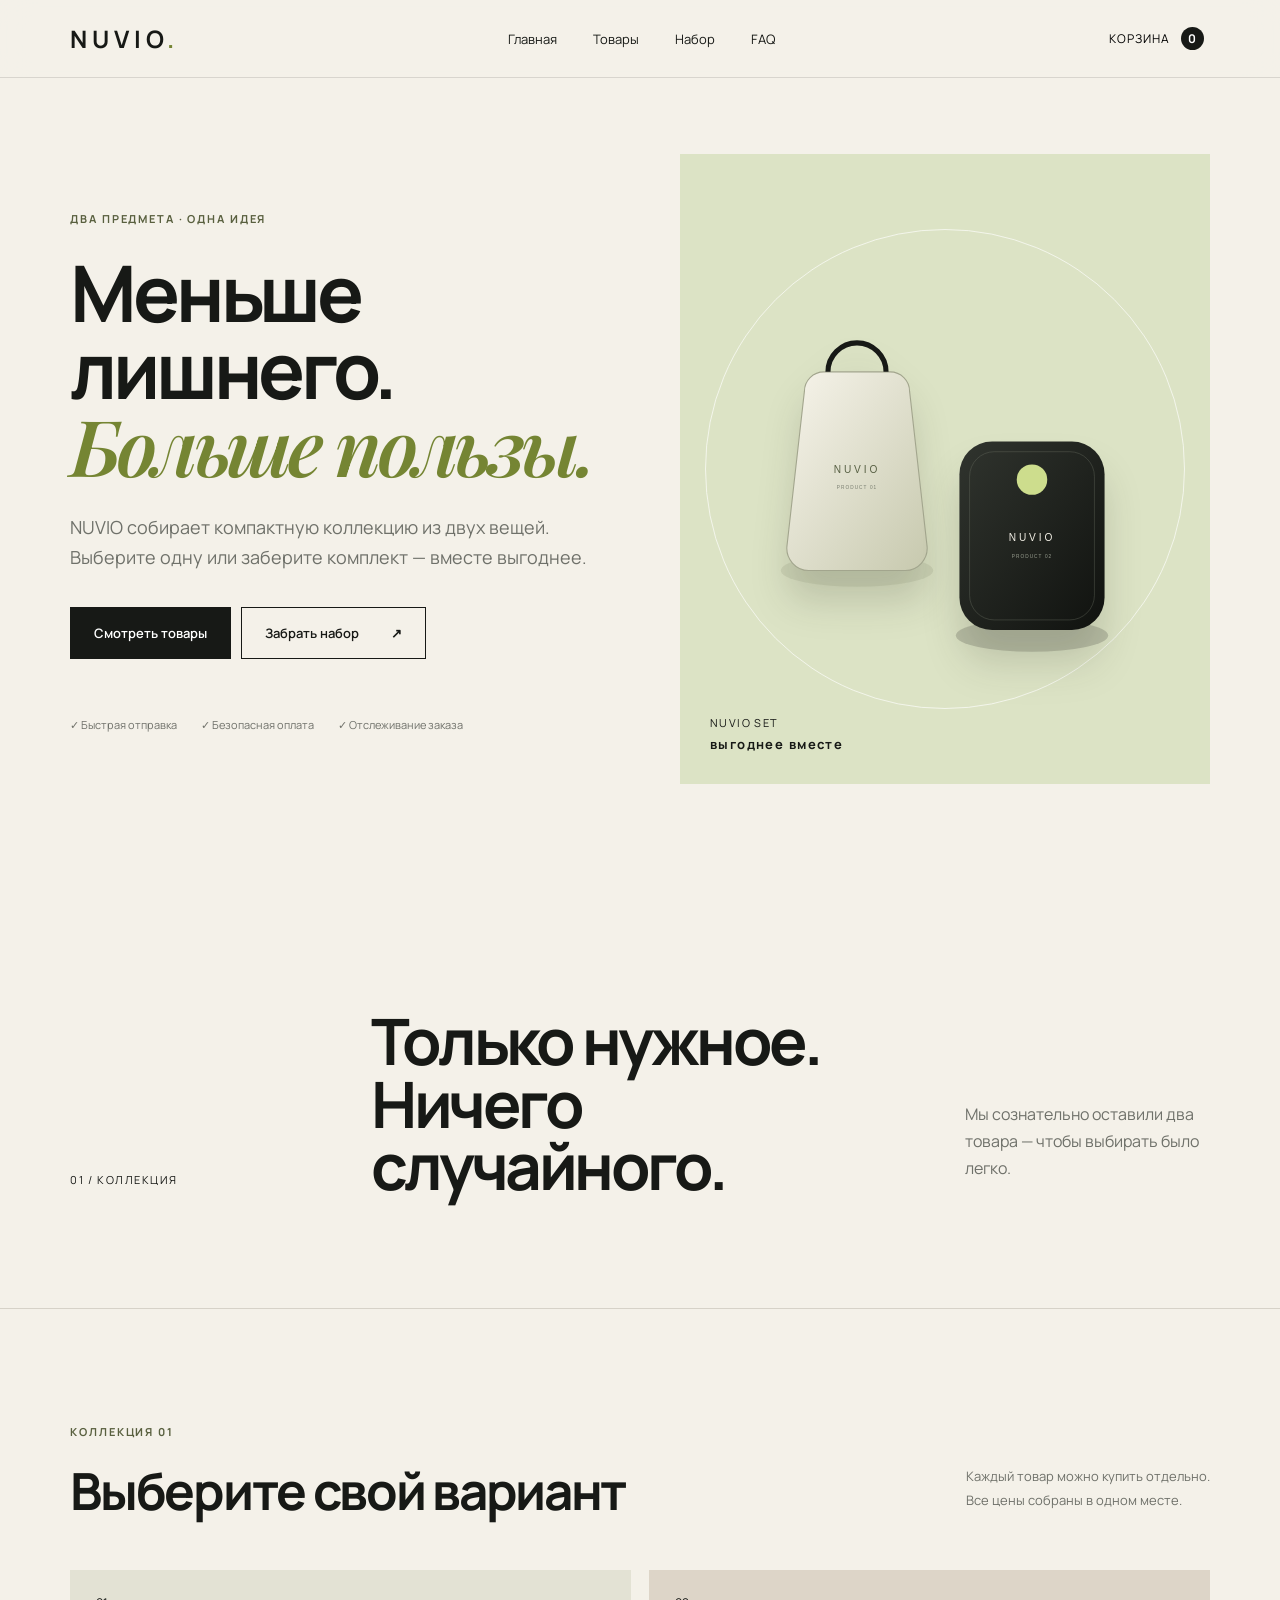
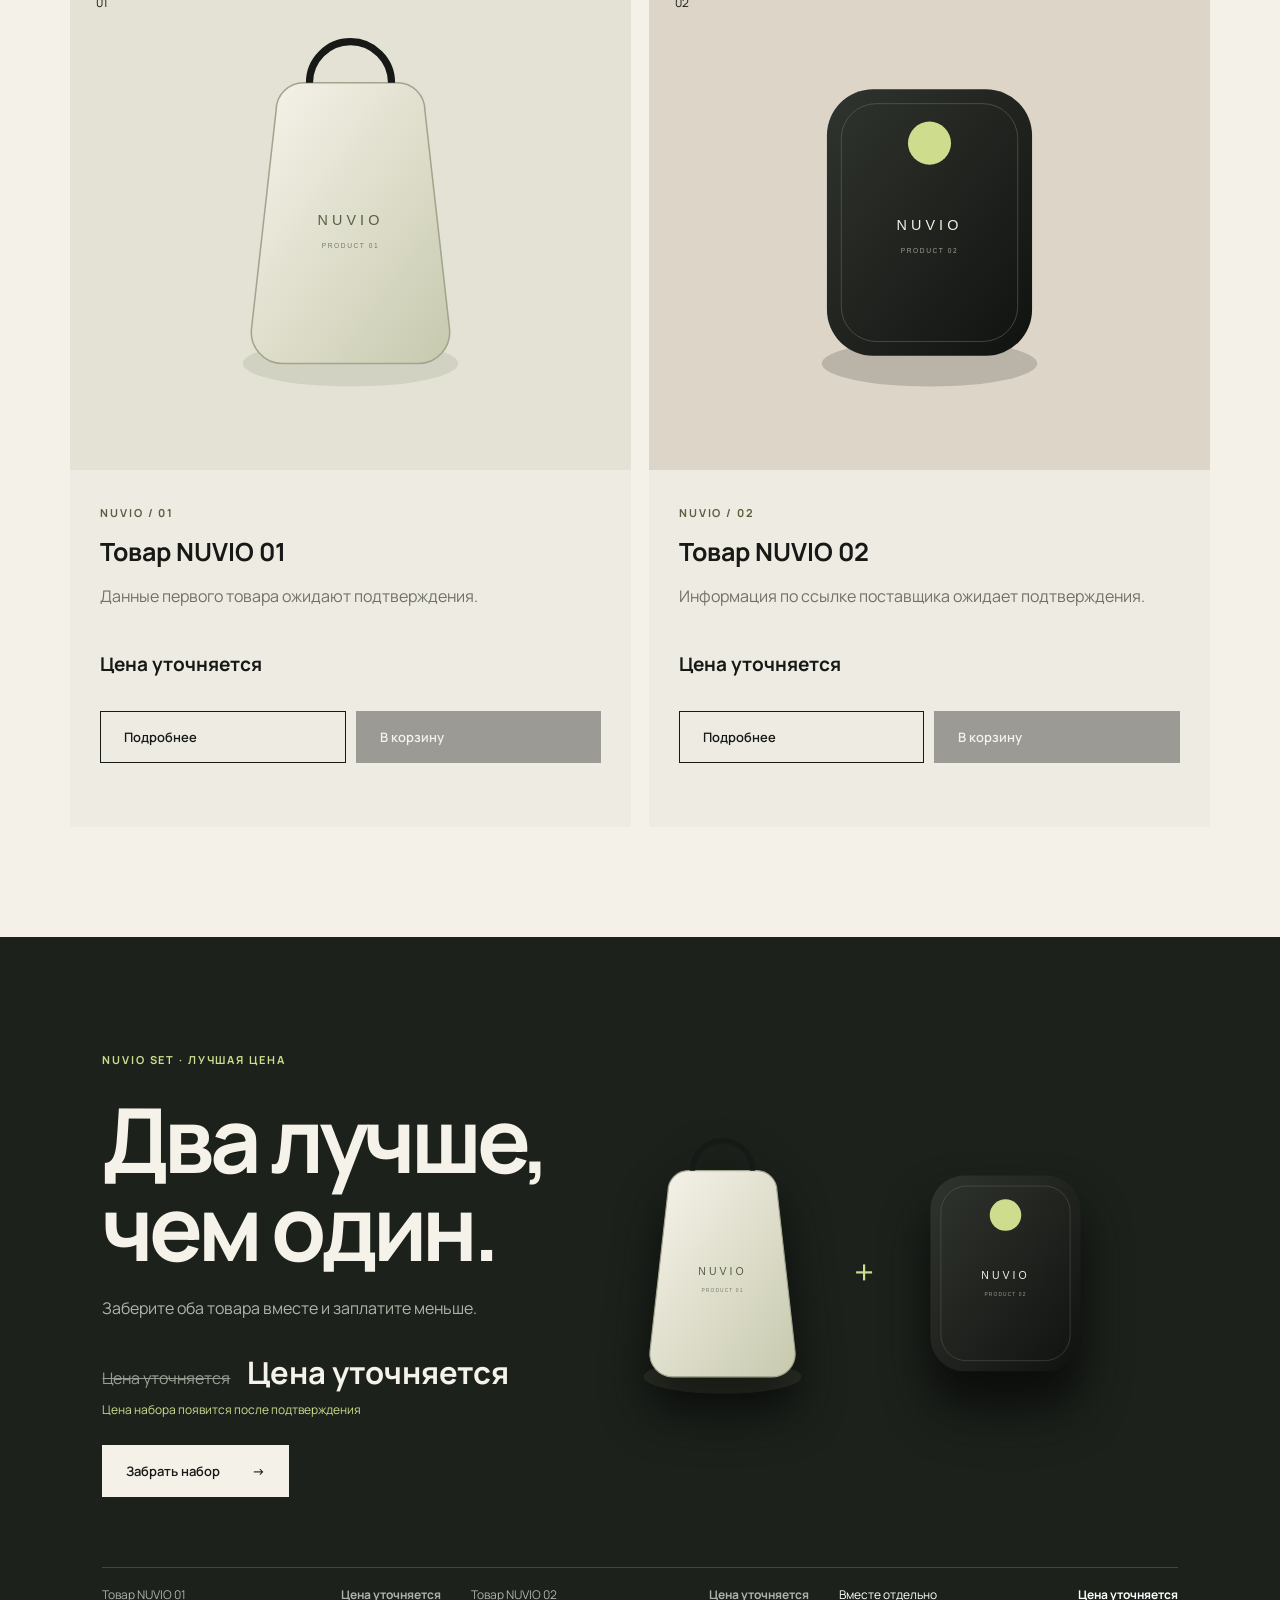
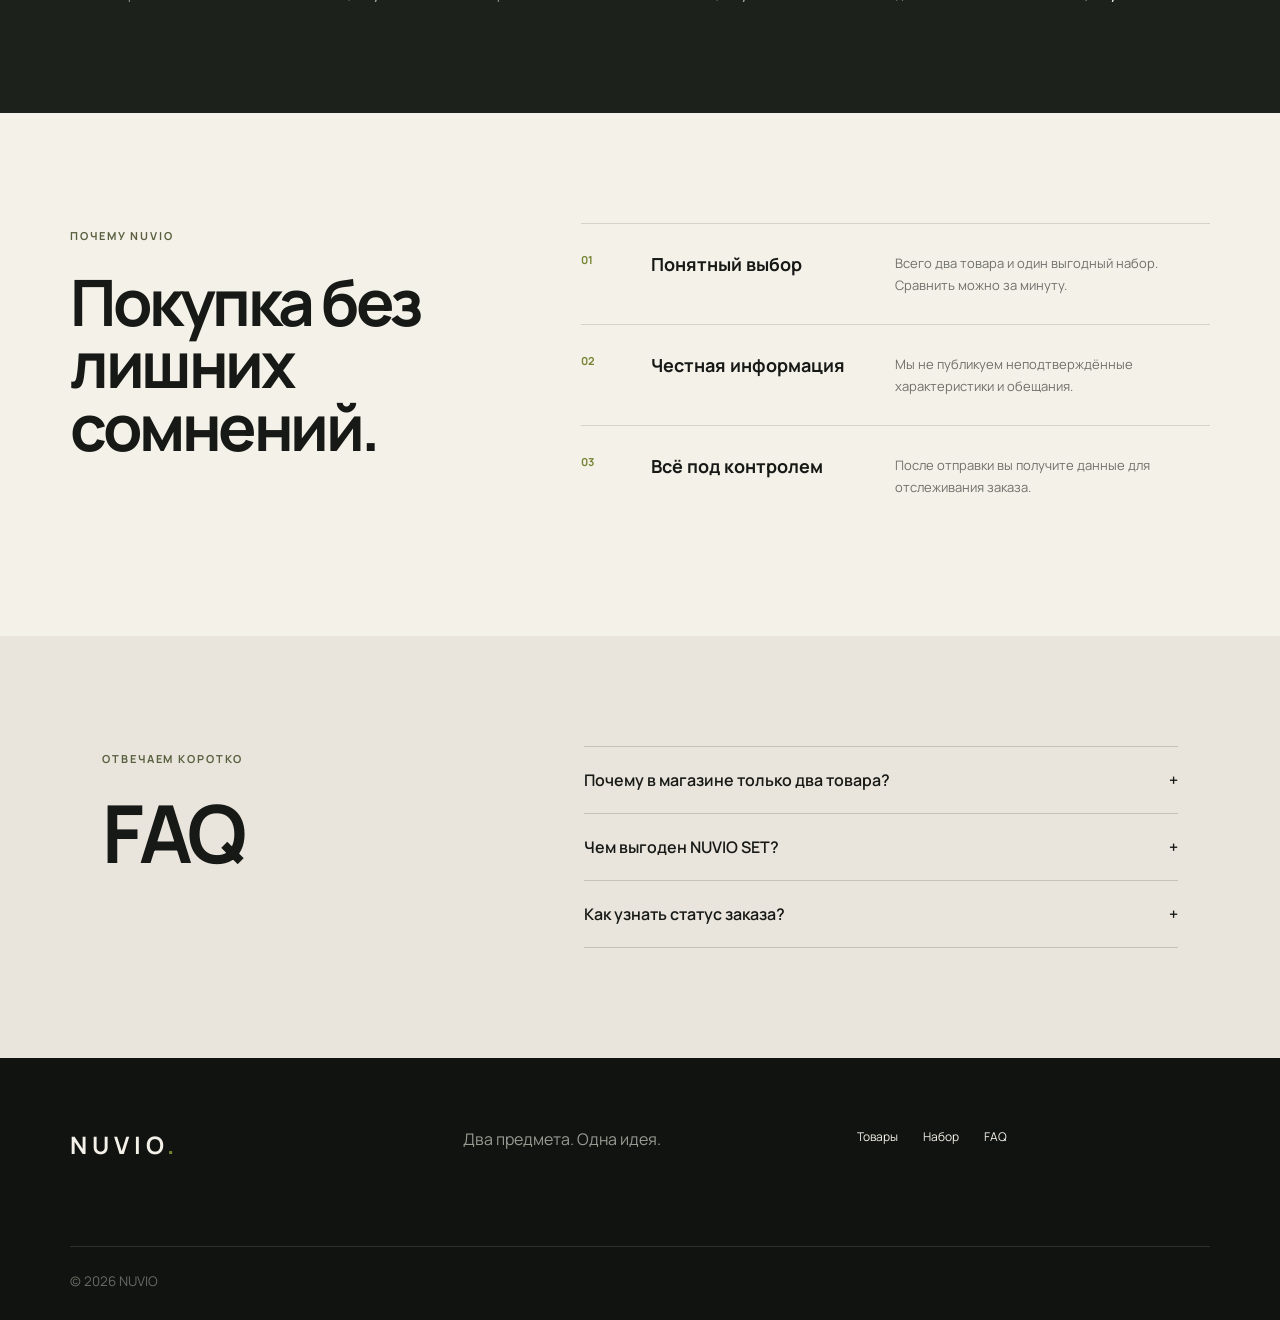
<file: index.html>
<!doctype html>
<html lang="ru">
<head>
  <meta charset="UTF-8"><meta name="viewport" content="width=device-width,initial-scale=1">
  <meta name="description" content="NUVIO — два продуманных товара и выгодный комплект.">
  <title>NUVIO — вещи, которые работают вместе</title>
  <link rel="icon" href="assets/favicon.svg" type="image/svg+xml"><link rel="stylesheet" href="styles.css">
</head>
<body>
  <header class="header"><a class="logo" href="#top" aria-label="NUVIO, на главную">NUVIO<span>.</span></a>
    <nav class="desktop-nav" aria-label="Основная навигация"><a href="#top">Главная</a><a href="#products">Товары</a><a href="#set">Набор</a><a href="#faq">FAQ</a></nav>
    <div class="header-actions"><button class="cart-button" data-open-cart aria-label="Открыть корзину">Корзина <b data-cart-count>0</b></button><button class="menu-button" aria-label="Открыть меню" aria-expanded="false">☰</button></div>
  </header>
  <nav class="mobile-nav" aria-label="Мобильная навигация"><a href="#top">Главная</a><a href="#products">Товары</a><a href="#set">Набор</a><a href="#faq">FAQ</a></nav>
  <main id="top">
    <section class="hero section"><div class="hero-copy"><span class="eyebrow">ДВА ПРЕДМЕТА · ОДНА ИДЕЯ</span><h1>Меньше лишнего.<br><em>Больше пользы.</em></h1><p>NUVIO собирает компактную коллекцию из двух вещей. Выберите одну или заберите комплект — вместе выгоднее.</p><div class="hero-actions"><a class="button dark" href="#products">Смотреть товары</a><a class="button light" href="#set">Забрать набор <span>↗</span></a></div><div class="trust"><span>✓ Быстрая отправка</span><span>✓ Безопасная оплата</span><span>✓ Отслеживание заказа</span></div></div>
      <div class="hero-visual"><div class="orb"></div><img src="assets/product-1.svg" alt="Место для фотографии первого товара"><img src="assets/product-2.svg" alt="Место для фотографии второго товара"><span class="hero-note">NUVIO SET<br><b>выгоднее вместе</b></span></div>
    </section>
    <section class="statement section"><p>01 / КОЛЛЕКЦИЯ</p><h2>Только нужное.<br>Ничего случайного.</h2><p>Мы сознательно оставили два товара — чтобы выбирать было легко.</p></section>
    <section id="products" class="products section"><div class="section-heading"><div><span class="eyebrow">КОЛЛЕКЦИЯ 01</span><h2>Выберите свой вариант</h2></div><p>Каждый товар можно купить отдельно.<br>Все цены собраны в одном месте.</p></div><div id="product-grid" class="product-grid"></div></section>
    <section id="set" class="set-section section"><div class="set-copy"><span class="eyebrow light-text">NUVIO SET · ЛУЧШАЯ ЦЕНА</span><h2>Два лучше,<br>чем один.</h2><p>Заберите оба товара вместе и заплатите меньше.</p><div class="set-price"><span data-set-old></span><strong data-set-price></strong></div><div class="saving" data-set-saving></div><button class="button cream" data-add-set>Забрать набор <span>→</span></button></div><div class="set-art"><img src="assets/product-1.svg" alt="Первый товар в наборе"><span>+</span><img src="assets/product-2.svg" alt="Второй товар в наборе"></div><div class="set-breakdown" id="set-breakdown"></div></section>
    <section class="why section"><div><span class="eyebrow">ПОЧЕМУ NUVIO</span><h2>Покупка без<br>лишних сомнений.</h2></div><div class="benefits"><article><b>01</b><h3>Понятный выбор</h3><p>Всего два товара и один выгодный набор. Сравнить можно за минуту.</p></article><article><b>02</b><h3>Честная информация</h3><p>Мы не публикуем неподтверждённые характеристики и обещания.</p></article><article><b>03</b><h3>Всё под контролем</h3><p>После отправки вы получите данные для отслеживания заказа.</p></article></div></section>
    <section id="faq" class="faq section"><div><span class="eyebrow">ОТВЕЧАЕМ КОРОТКО</span><h2>FAQ</h2></div><div class="accordions"><details><summary>Почему в магазине только два товара?<span>+</span></summary><p>Это принцип NUVIO: небольшая, понятная коллекция без бесконечного каталога.</p></details><details><summary>Чем выгоден NUVIO SET?<span>+</span></summary><p>В набор входят оба товара, а итоговая цена ниже их стоимости по отдельности. Точная экономия показана в блоке набора.</p></details><details><summary>Как узнать статус заказа?<span>+</span></summary><p>После отправки заказа мы передадим данные для его отслеживания.</p></details></div></section>
  </main>
  <footer><a class="logo inverse" href="#top">NUVIO<span>.</span></a><p>Два предмета. Одна идея.</p><nav><a href="#products">Товары</a><a href="#set">Набор</a><a href="#faq">FAQ</a></nav><small>© 2026 NUVIO</small></footer>
  <div class="cart-overlay" data-cart-overlay></div><aside class="cart" data-cart aria-label="Корзина"><div class="cart-head"><h2>Корзина <sup data-cart-count>0</sup></h2><button data-close-cart aria-label="Закрыть">×</button></div><div data-cart-items class="cart-items"></div><div class="cart-footer"><div><span>Итого</span><strong data-cart-total>0 ₽</strong></div><button class="button dark wide" data-checkout>Оформить заказ</button><small>Стоимость доставки рассчитывается отдельно.</small></div></aside>
  <div class="toast" data-toast>Добавлено в корзину</div>
  <script type="module" src="app.js"></script>
</body></html>
</file>
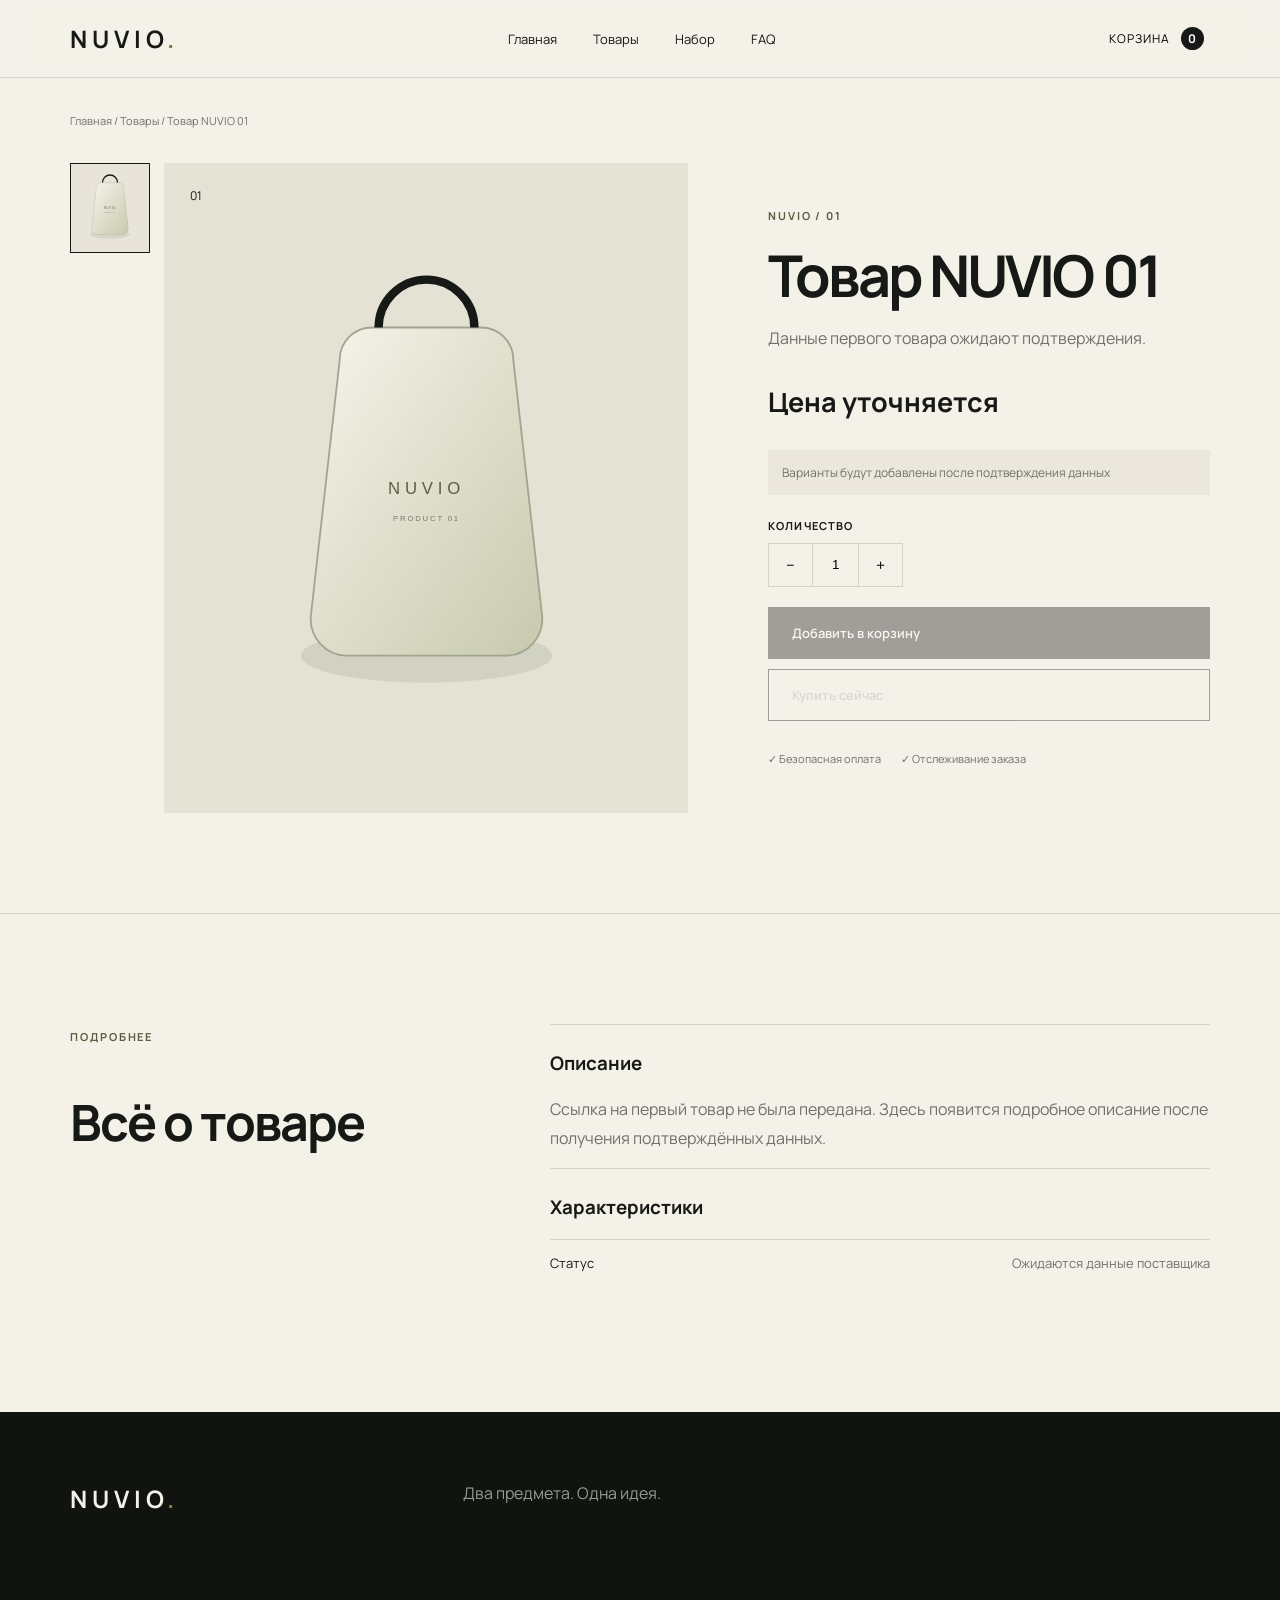
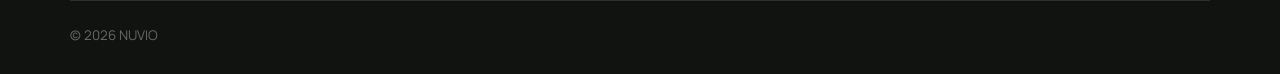
<file: product.html>
<!doctype html><html lang="ru"><head><meta charset="UTF-8"><meta name="viewport" content="width=device-width,initial-scale=1"><title>Товар — NUVIO</title><link rel="icon" href="assets/favicon.svg"><link rel="stylesheet" href="styles.css"></head><body>
<header class="header"><a class="logo" href="index.html">NUVIO<span>.</span></a><nav class="desktop-nav"><a href="index.html">Главная</a><a href="index.html#products">Товары</a><a href="index.html#set">Набор</a><a href="index.html#faq">FAQ</a></nav><button class="cart-button" data-open-cart>Корзина <b data-cart-count>0</b></button></header>
<main class="product-page" data-product-page></main>
<section class="product-info section"><div><span class="eyebrow">ПОДРОБНЕЕ</span><h2>Всё о товаре</h2></div><div><h3>Описание</h3><p data-long-description></p><h3>Характеристики</h3><dl data-specs></dl></div></section>
<footer><a class="logo inverse" href="index.html">NUVIO<span>.</span></a><p>Два предмета. Одна идея.</p><small>© 2026 NUVIO</small></footer>
<div class="cart-overlay" data-cart-overlay></div><aside class="cart" data-cart><div class="cart-head"><h2>Корзина <sup data-cart-count>0</sup></h2><button data-close-cart>×</button></div><div data-cart-items class="cart-items"></div><div class="cart-footer"><div><span>Итого</span><strong data-cart-total>0 ₽</strong></div><button class="button dark wide" data-checkout>Оформить заказ</button></div></aside><div class="toast" data-toast>Добавлено в корзину</div><script type="module" src="product.js"></script></body></html>
</file>
<file: styles.css>
@import url('https://fonts.googleapis.com/css2?family=Manrope:wght@400;500;600;700&family=Playfair+Display:ital,wght@1,600&display=swap');
:root{--ink:#171916;--paper:#f4f1e9;--cream:#e9e1d0;--lime:#cddd8d;--line:#d6d2c8;--muted:#6f716a}*{box-sizing:border-box}html{scroll-behavior:smooth}body{margin:0;background:var(--paper);color:var(--ink);font-family:Manrope,Arial,sans-serif}body.locked{overflow:hidden}a{color:inherit;text-decoration:none}button{font:inherit}.section{max-width:1440px;margin:auto;padding:110px 5.5%}.header{height:78px;padding:0 5.5%;display:flex;align-items:center;justify-content:space-between;border-bottom:1px solid rgba(20,20,18,.12);position:sticky;top:0;background:rgba(244,241,233,.92);backdrop-filter:blur(16px);z-index:20}.logo{font-size:24px;letter-spacing:.2em;font-weight:700}.logo span{color:#758533}.desktop-nav{display:flex;gap:36px;font-size:13px}.desktop-nav a:hover{opacity:.55}.header-actions{display:flex;align-items:center}.cart-button{border:0;background:none;cursor:pointer;text-transform:uppercase;font-size:12px;letter-spacing:.08em}.cart-button b{background:var(--ink);color:#fff;border-radius:50%;display:inline-grid;place-items:center;width:23px;height:23px;margin-left:8px}.menu-button{display:none;border:0;background:none;font-size:22px}.mobile-nav{display:none}.hero{min-height:calc(100vh - 78px);display:grid;grid-template-columns:1fr 1fr;align-items:center;gap:7%;padding-top:70px}.eyebrow{font-size:11px;letter-spacing:.17em;font-weight:700;color:#59603f}.hero h1,.statement h2,.set-copy h2,.why h2,.faq h2{font-size:clamp(52px,6.1vw,96px);line-height:.98;letter-spacing:-.055em;margin:26px 0}.hero h1 em{font-family:'Playfair Display',serif;font-weight:600;color:#758533}.hero-copy>p{font-size:18px;line-height:1.7;max-width:570px;color:var(--muted)}.hero-actions,.card-actions{display:flex;gap:10px;margin:34px 0}.button{border:1px solid var(--ink);padding:16px 23px;display:inline-flex;justify-content:space-between;align-items:center;gap:32px;cursor:pointer;font-weight:600;font-size:13px;background:transparent}.button.dark{background:var(--ink);color:#fff}.button.cream{background:var(--paper);border-color:var(--paper);color:var(--ink)}.button:disabled{opacity:.38;cursor:not-allowed}.wide{width:100%}.trust{display:flex;flex-wrap:wrap;gap:24px;margin-top:58px;font-size:11px;color:var(--muted)}.hero-visual{height:630px;background:#dce3c5;position:relative;overflow:hidden;display:flex;align-items:center;justify-content:center}.hero-visual img{width:48%;position:relative;z-index:2;filter:drop-shadow(0 28px 18px rgba(30,34,20,.16))}.hero-visual img:nth-of-type(2){margin-left:-15%;transform:translateY(65px)}.orb{position:absolute;width:480px;height:480px;border:1px solid rgba(255,255,255,.65);border-radius:50%}.hero-note{position:absolute;bottom:28px;left:30px;font-size:11px;letter-spacing:.13em;line-height:1.8;z-index:3}.hero-note b{font-size:13px}.statement{display:grid;grid-template-columns:1fr 2.2fr 1fr;gap:5%;align-items:end;border-bottom:1px solid var(--line)}.statement>p:first-child{font-size:11px;letter-spacing:.14em}.statement>p:last-child{color:var(--muted);line-height:1.7}.statement h2{font-size:clamp(42px,5vw,74px);margin:0}.section-heading{display:flex;justify-content:space-between;align-items:end;margin-bottom:45px}.section-heading h2{font-size:clamp(38px,4vw,60px);letter-spacing:-.045em;margin:14px 0 0}.section-heading>p{font-size:13px;color:var(--muted);line-height:1.8}.product-grid{display:grid;grid-template-columns:1fr 1fr;gap:18px}.product-card{background:#eeebe3}.product-image{height:500px;background:#e3e2d4;position:relative;display:flex;justify-content:center;align-items:center;overflow:hidden}.product-card:nth-child(2) .product-image{background:#ddd5c8}.product-image>span,.main-image>span{position:absolute;top:24px;left:26px;font-size:12px;z-index:2}.product-image img{height:82%;transition:.5s}.product-image:hover img{transform:scale(1.035)}.product-card-body{padding:30px}.product-card h3{font-size:25px;margin:12px 0}.product-card p{color:var(--muted);min-height:44px}.price{display:flex;align-items:center;gap:12px;margin:22px 0}.price strong{font-size:19px}.price s{color:var(--muted)}.price i{font-style:normal;font-size:11px;padding:4px 7px;background:var(--lime)}.card-actions .button{flex:1}.set-section{max-width:none;background:#1c211c;color:#f5f2e9;display:grid;grid-template-columns:1fr 1.4fr;position:relative;padding:110px 8%;overflow:hidden}.light-text{color:#cddd8d}.set-copy h2{font-size:clamp(60px,7vw,110px)}.set-copy>p{color:#afb4a8}.set-price{display:flex;align-items:baseline;gap:17px;margin:32px 0 8px}.set-price span{text-decoration:line-through;color:#989d93}.set-price strong{font-size:31px}.saving{color:var(--lime);font-size:12px;margin-bottom:27px}.set-art{display:flex;align-items:center;justify-content:center}.set-art img{width:42%;filter:drop-shadow(0 30px 23px #090b08)}.set-art span{font-size:35px;color:var(--lime)}.set-breakdown{grid-column:1/-1;border-top:1px solid #41463f;margin-top:70px;padding-top:18px;display:grid;grid-template-columns:1fr 1fr 1fr;gap:30px}.set-breakdown div{display:flex;justify-content:space-between;font-size:12px;color:#aeb2a9}.set-breakdown .total{color:#fff}.why{display:grid;grid-template-columns:1fr 1.5fr;gap:8%}.why h2{font-size:clamp(45px,5vw,75px)}.benefits article{border-top:1px solid var(--line);padding:28px 0;display:grid;grid-template-columns:50px 1fr 1.4fr;align-items:start;gap:20px}.benefits b{font-size:11px;color:#758533}.benefits h3{margin:0;font-size:18px}.benefits p{margin:0;color:var(--muted);font-size:13px;line-height:1.7}.faq{display:grid;grid-template-columns:1fr 1.5fr;gap:8%;background:#e9e5dc;max-width:none;padding-left:8%;padding-right:8%}.faq h2{font-size:80px}.accordions details{border-top:1px solid #c5c1b8;padding:22px 0}.accordions summary{cursor:pointer;display:flex;justify-content:space-between;font-weight:600;list-style:none}.accordions p{color:var(--muted);line-height:1.7;max-width:650px}.accordions details:last-child{border-bottom:1px solid #c5c1b8}footer{background:#111310;color:#f4f1e9;padding:70px 5.5% 30px;display:grid;grid-template-columns:1fr 1fr 1fr;gap:40px;align-items:start}footer p{color:#969b91;margin:0}footer nav{display:flex;gap:25px;font-size:12px}footer small{grid-column:1/-1;color:#666b63;border-top:1px solid #2d302b;padding-top:25px;margin-top:45px}.cart-overlay{position:fixed;inset:0;background:rgba(9,10,8,.45);opacity:0;visibility:hidden;transition:.25s;z-index:40}.cart-overlay.open{opacity:1;visibility:visible}.cart{position:fixed;right:0;top:0;height:100%;width:min(470px,100%);background:var(--paper);z-index:41;transform:translateX(101%);transition:.35s;display:flex;flex-direction:column;padding:28px}.cart.open{transform:none}.cart-head{display:flex;justify-content:space-between;border-bottom:1px solid var(--line);align-items:center}.cart-head h2{font-size:27px}.cart-head button{border:0;background:none;font-size:30px;cursor:pointer}.cart-items{flex:1;overflow:auto}.empty{text-align:center;margin-top:100px}.empty p{color:var(--muted)}.cart-item{padding:22px 0;border-bottom:1px solid var(--line);display:grid;grid-template-columns:90px 1fr 20px;gap:16px}.cart-item img{width:90px;height:100px;object-fit:contain;background:#e3e2d4}.cart-item h3{font-size:14px;margin:4px 0 8px}.remove{border:0;background:none;align-self:start}.qty{display:flex;align-items:center;margin-top:12px}.qty button{border:1px solid var(--line);background:none}.qty span{padding:0 13px;font-size:12px}.cart-footer{border-top:1px solid var(--line);padding-top:22px}.cart-footer>div{display:flex;justify-content:space-between;margin-bottom:20px}.cart-footer small{display:block;text-align:center;margin-top:12px;color:var(--muted)}.toast{position:fixed;bottom:25px;left:50%;transform:translate(-50%,30px);background:var(--ink);color:white;padding:14px 22px;opacity:0;z-index:50;transition:.25s}.toast.show{opacity:1;transform:translate(-50%,0)}
.product-page{max-width:1440px;margin:auto;padding:35px 5.5% 100px}.breadcrumbs{font-size:11px;color:var(--muted);margin-bottom:35px}.product-detail{display:grid;grid-template-columns:1.4fr 1fr;gap:7%}.gallery{display:grid;grid-template-columns:80px 1fr;gap:14px}.thumbs button{width:80px;height:90px;border:1px solid transparent;background:#e8e4da;margin-bottom:10px}.thumbs button.active{border-color:var(--ink)}.thumbs img{width:100%;height:100%;object-fit:contain}.main-image{background:#e3e2d4;min-height:650px;display:flex;align-items:center;justify-content:center;position:relative}.main-image img{width:80%;height:80%;object-fit:contain}.buy-box{padding-top:40px}.buy-box h1{font-size:clamp(40px,4.5vw,68px);letter-spacing:-.05em;line-height:1.05;margin:20px 0}.buy-box>p{color:var(--muted);line-height:1.7}.detail-price{display:flex;align-items:center;gap:16px;margin:30px 0}.detail-price strong{font-size:27px}.detail-price s{color:var(--muted)}.detail-price i{font-size:11px;background:var(--lime);padding:5px;font-style:normal}.buy-box label{display:block;font-size:11px;font-weight:700;margin:23px 0 10px;text-transform:uppercase;letter-spacing:.1em}.pending-note{padding:14px;background:#ebe7dd;font-size:12px;color:var(--muted);margin:20px 0}.quantity{display:flex;margin-bottom:20px}.quantity button,.quantity input{height:44px;border:1px solid var(--line);background:transparent;text-align:center;width:45px}.quantity input{border-left:0;border-right:0}.buy-box>.button{margin-bottom:10px}.mini-trust{display:flex;gap:20px;font-size:11px;color:var(--muted);margin-top:20px}.product-info{display:grid;grid-template-columns:1fr 1.7fr;gap:8%;border-top:1px solid var(--line)}.product-info h2{font-size:50px;letter-spacing:-.04em}.product-info h3{margin-top:0;padding-top:25px;border-top:1px solid var(--line)}.product-info p{color:var(--muted);line-height:1.8}.product-info dl div{display:flex;justify-content:space-between;border-top:1px solid var(--line);padding:14px 0;font-size:13px}.product-info dd{color:var(--muted)}
@media(max-width:800px){.section{padding:75px 22px}.header{height:68px;padding:0 20px}.desktop-nav{display:none}.menu-button{display:block}.mobile-nav{position:fixed;top:68px;left:0;right:0;z-index:19;background:var(--paper);padding:25px;display:flex;flex-direction:column;gap:22px;transform:translateY(-140%);transition:.3s}.mobile-nav.open{transform:none}.hero{grid-template-columns:1fr;padding-top:50px}.hero h1{font-size:52px}.hero-visual{height:420px}.trust{margin-top:35px}.statement{grid-template-columns:1fr}.statement h2{font-size:44px}.section-heading{display:block}.product-grid{grid-template-columns:1fr}.product-image{height:390px}.set-section{grid-template-columns:1fr}.set-copy h2{font-size:65px}.set-art{margin-top:45px}.set-breakdown{grid-template-columns:1fr}.why,.faq{grid-template-columns:1fr}.benefits article{grid-template-columns:35px 1fr}.benefits p{grid-column:2}.faq h2{font-size:58px}.product-detail{grid-template-columns:1fr}.gallery{grid-template-columns:1fr}.thumbs{display:none}.main-image{min-height:430px}.product-page{padding:25px 20px 70px}.buy-box h1{font-size:42px}.product-info{grid-template-columns:1fr}footer{grid-template-columns:1fr}.card-actions{flex-direction:column}.cart-button{font-size:0}.cart-button b{font-size:12px}.hero-copy>p{font-size:15px}}
</file>
